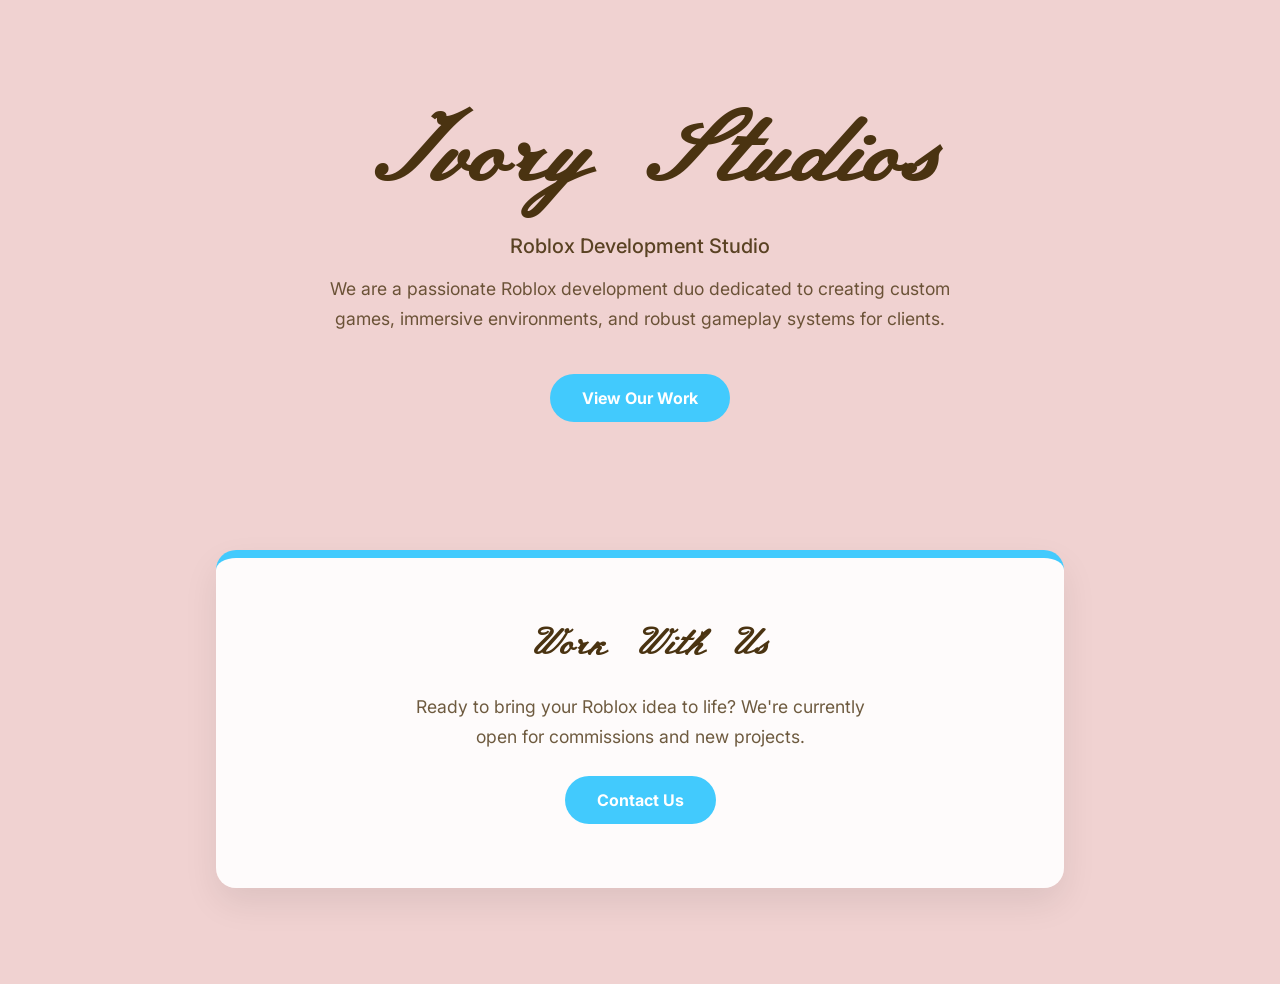
<file: ivorystudiosweb/index.html>
<!DOCTYPE html>
<html lang="en">
<head>
  <meta charset="UTF-8" />
  <meta name="viewport" content="width=device-width, initial-scale=1.0" />
  <title>Home – Ivory Studios</title>
  <link href="https://fonts.googleapis.com/css2?family=Meie+Script&family=Inter:wght@400;500;600;700&display=swap" rel="stylesheet" />
  <link rel="stylesheet" href="home.css" />
</head>
<body>

  <div class="page">

    <!-- Hero -->
    <section class="hero">
      <h1>Ivory Studios</h1>
      <p class="subtitle">Roblox Development Studio</p>
      <p class="desc">We are a passionate Roblox development duo dedicated to creating custom games, immersive environments, and robust gameplay systems for clients.</p>
      <a href="projects.html" class="btn">View Our Work</a>
    </section>


    <!-- CTA -->
    <section class="section cta-section">
      <div class="card border-blue cta-card">
        <h2>Work With Us</h2>
        <p>Ready to bring your Roblox idea to life? We're currently open for commissions and new projects.</p>
        <a href="contact.html" class="btn">Contact Us</a>
      </div>
    </section>

  </div>

</body>
</html>
</file>
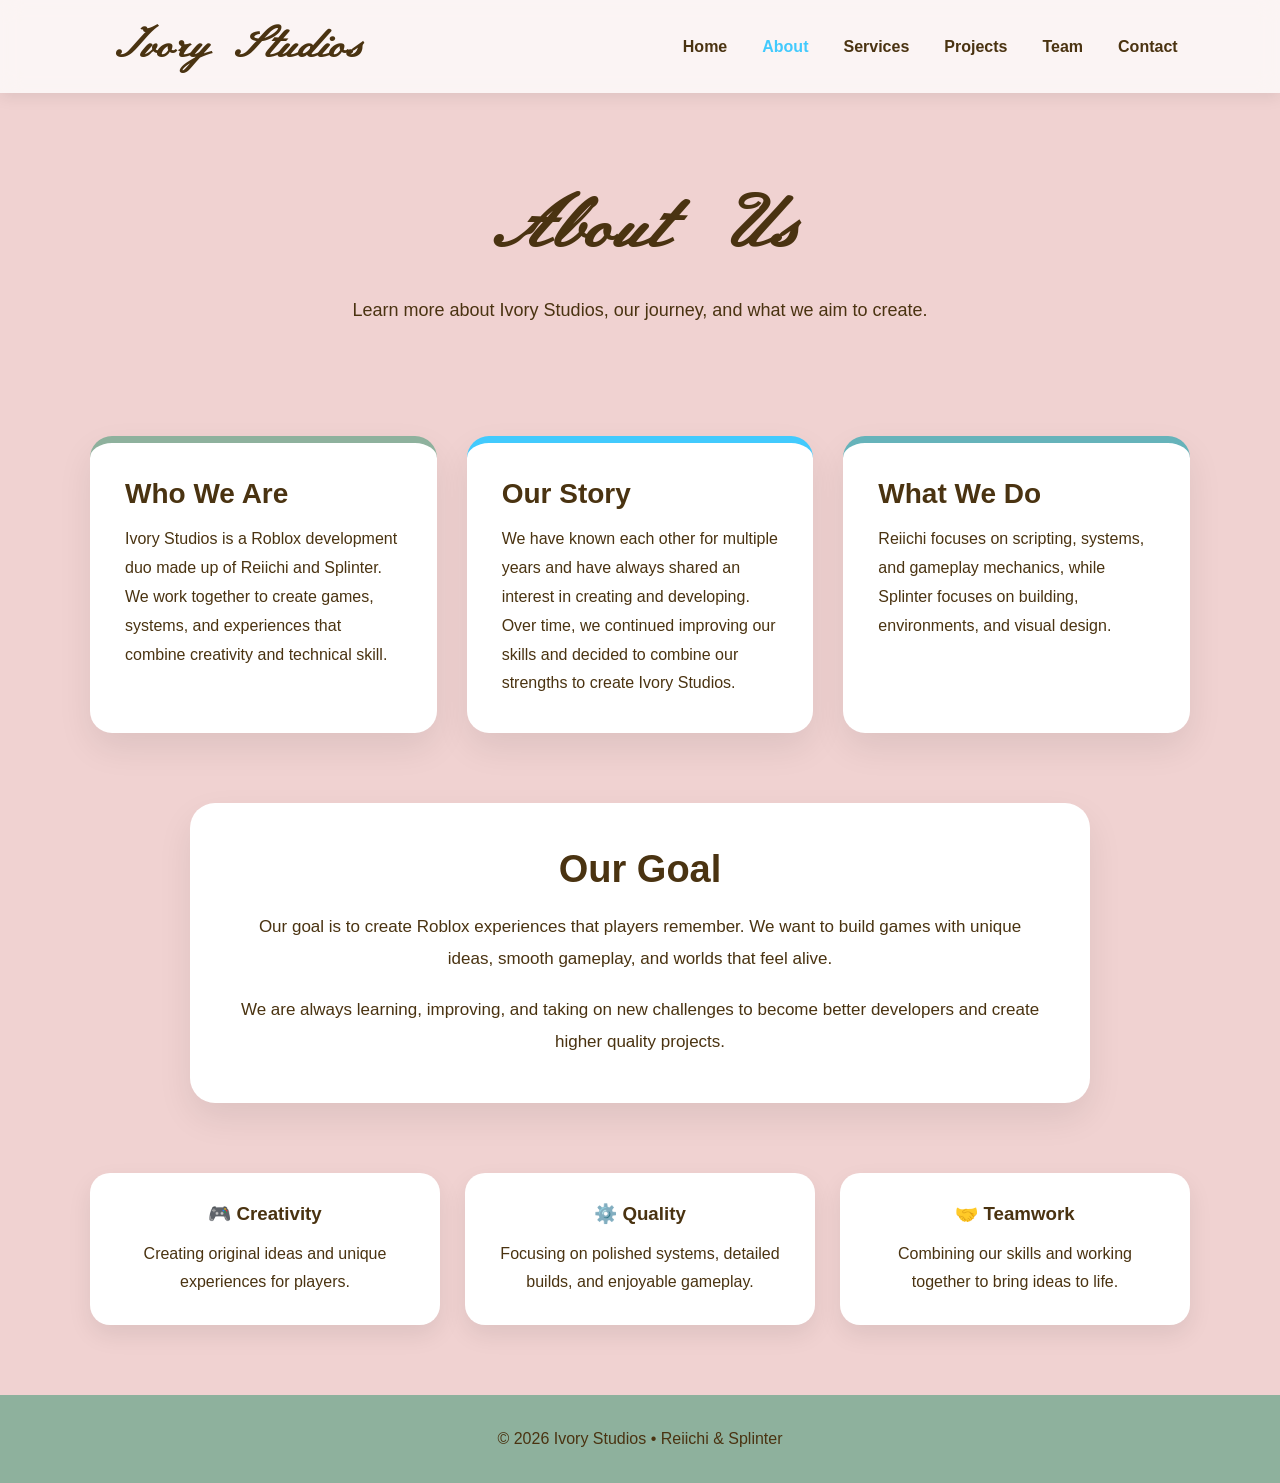
<file: ivorystudiosweb/about.html>
<!DOCTYPE html>
<html lang="en">
<head>
    <meta charset="UTF-8">
    <meta name="viewport" content="width=device-width, initial-scale=1.0">
    <title>About | Ivory Studios</title>

    <link rel="stylesheet" href="about.css">
</head>

<body>

<nav>

    <a href="index.html" class="logo">Ivory Studios</a>

    <ul>
        <li><a href="home.html">Home</a></li>
        <li><a href="about.html" class="active">About</a></li>
        <li><a href="services.html">Services</a></li>
        <li><a href="projects.html">Projects</a></li>
        <li><a href="team.html">Team</a></li>
        <li><a href="contact.html">Contact</a></li>
    </ul>

</nav>


<section class="hero">

    <h1>About Us</h1>

    <p>
        Learn more about Ivory Studios, our journey,
        and what we aim to create.
    </p>

</section>



<section class="about-container">


    <div class="about-card">

        <h2>Who We Are</h2>

        <p>
            Ivory Studios is a Roblox development duo made up of
            Reiichi and Splinter. We work together to create games,
            systems, and experiences that combine creativity and
            technical skill.
        </p>

    </div>


    <div class="about-card">

        <h2>Our Story</h2>

        <p>
            We have known each other for multiple years and have
            always shared an interest in creating and developing.
            Over time, we continued improving our skills and decided
            to combine our strengths to create Ivory Studios.
        </p>

    </div>


    <div class="about-card">

        <h2>What We Do</h2>

        <p>
            Reiichi focuses on scripting, systems, and gameplay
            mechanics, while Splinter focuses on building,
            environments, and visual design.
        </p>

    </div>


</section>



<section class="story">

    <h2>Our Goal</h2>

    <p>
        Our goal is to create Roblox experiences that players
        remember. We want to build games with unique ideas,
        smooth gameplay, and worlds that feel alive.
    </p>

    <br>

    <p>
        We are always learning, improving, and taking on new
        challenges to become better developers and create
        higher quality projects.
    </p>

</section>



<section class="values">


    <div class="value-card">

        <h3>🎮 Creativity</h3>

        <p>
            Creating original ideas and unique experiences
            for players.
        </p>

    </div>



    <div class="value-card">

        <h3>⚙️ Quality</h3>

        <p>
            Focusing on polished systems, detailed builds,
            and enjoyable gameplay.
        </p>

    </div>



    <div class="value-card">

        <h3>🤝 Teamwork</h3>

        <p>
            Combining our skills and working together
            to bring ideas to life.
        </p>

    </div>


</section>



<footer>

    <p>
        © 2026 Ivory Studios • Reiichi & Splinter
    </p>

</footer>


<script src="script.js"></script>

</body>
</html>
</file>
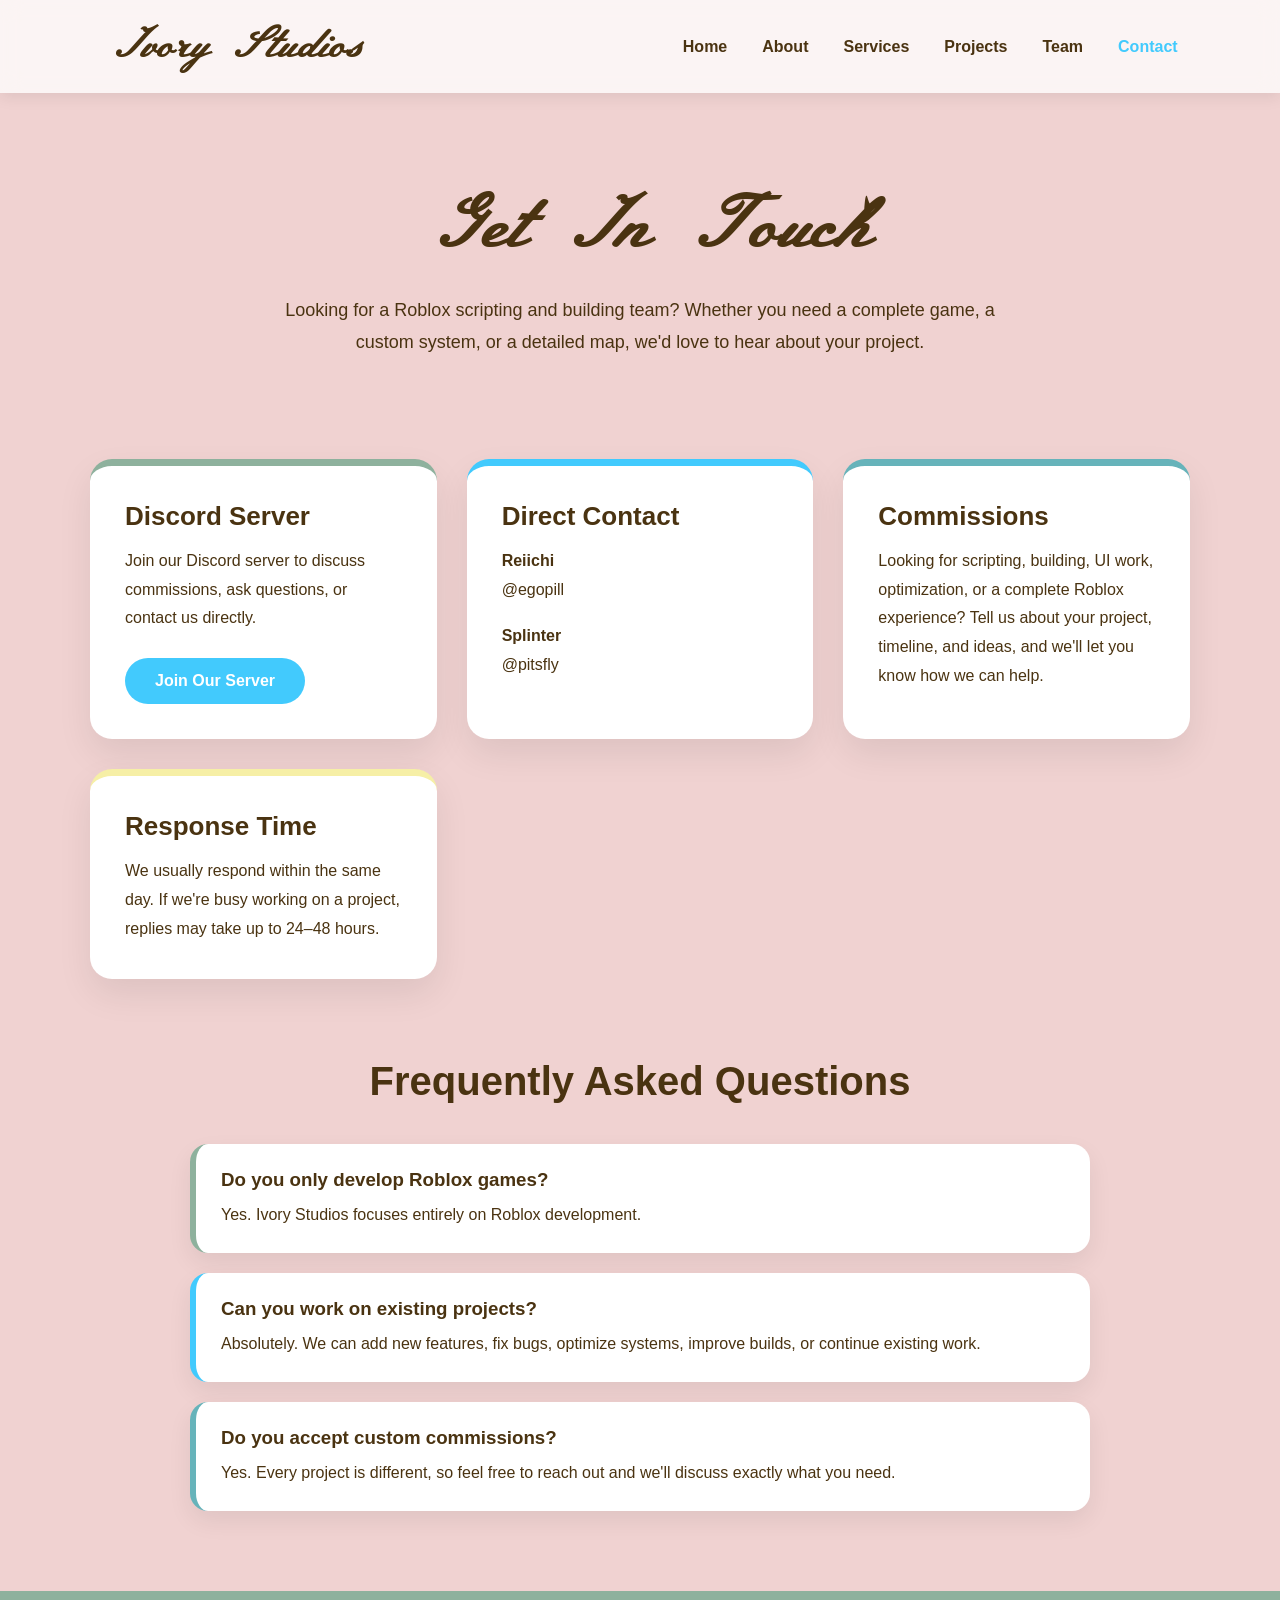
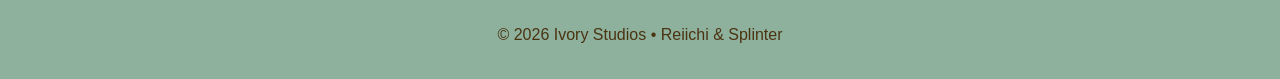
<file: ivorystudiosweb/contact.html>
<!DOCTYPE html>
<html lang="en">
<head>
    <meta charset="UTF-8">
    <meta name="viewport" content="width=device-width, initial-scale=1.0">
    <title>Contact | Ivory Studios</title>

    <link rel="stylesheet" href="contact.css">
</head>
<body>

<nav>

    <p class="logo">Ivory Studios</p>

    <ul>
        <li><a href="home.html">Home</a></li>
        <li><a href="about.html">About</a></li>
        <li><a href="services.html">Services</a></li>
        <li><a href="projects.html">Projects</a></li>
        <li><a href="team.html">Team</a></li>
        <li><a href="contact.html" class="active">Contact</a></li>
    </ul>

</nav>

<section class="hero">

    <h1>Get In Touch</h1>

    <p>
        Looking for a Roblox scripting and building team?
        Whether you need a complete game, a custom system, or a detailed map,
        we'd love to hear about your project.
    </p>

</section>

<section class="contact-container">

    <div class="contact-card">

        <h2>Discord Server</h2>

        <p>
            Join our Discord server to discuss commissions,
            ask questions, or contact us directly.
        </p>

        <a href="https://discord.gg/psDdppRBZM" target="_blank" class="contact-button">
            Join Our Server
        </a>

    </div>

    <div class="contact-card">

        <h2>Direct Contact</h2>

        <p>
            <strong>Reiichi</strong><br>
            @egopill
        </p>

        <br>

        <p>
            <strong>Splinter</strong><br>
            @pitsfly
        </p>

    </div>

    <div class="contact-card">

        <h2>Commissions</h2>

        <p>
            Looking for scripting, building, UI work,
            optimization, or a complete Roblox experience?
            Tell us about your project, timeline, and ideas,
            and we'll let you know how we can help.
        </p>

    </div>

    <div class="contact-card">

        <h2>Response Time</h2>

        <p>
            We usually respond within the same day.
            If we're busy working on a project,
            replies may take up to 24–48 hours.
        </p>

    </div>

</section>

<section class="faq">

    <h2>Frequently Asked Questions</h2>

    <div class="faq-item">

        <h3>Do you only develop Roblox games?</h3>

        <p>
            Yes. Ivory Studios focuses entirely on Roblox development.
        </p>

    </div>

    <div class="faq-item">

        <h3>Can you work on existing projects?</h3>

        <p>
            Absolutely. We can add new features, fix bugs,
            optimize systems, improve builds, or continue existing work.
        </p>

    </div>

    <div class="faq-item">

        <h3>Do you accept custom commissions?</h3>

        <p>
            Yes. Every project is different, so feel free to reach out
            and we'll discuss exactly what you need.
        </p>

    </div>

</section>

<footer>

    <p>© 2026 Ivory Studios • Reiichi & Splinter</p>

</footer>

<script src="script.js"></script>

</body>
</html>
</file>
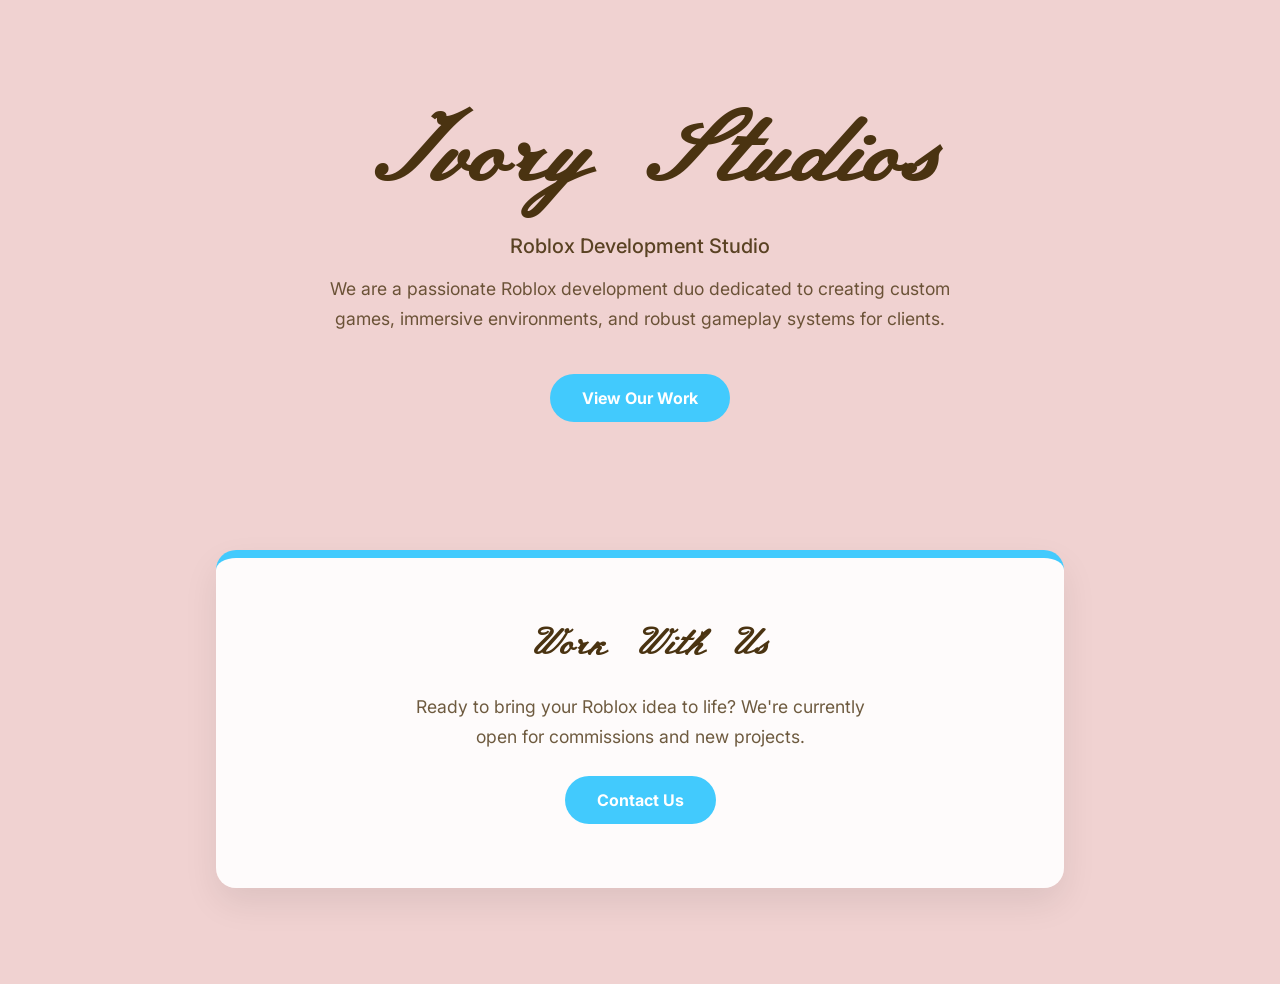
<file: ivorystudiosweb/home.html>
<!DOCTYPE html>
<html lang="en">
<head>
  <meta charset="UTF-8" />
  <meta name="viewport" content="width=device-width, initial-scale=1.0" />
  <title>Home – Ivory Studios</title>
  <link href="https://fonts.googleapis.com/css2?family=Meie+Script&family=Inter:wght@400;500;600;700&display=swap" rel="stylesheet" />
  <link rel="stylesheet" href="home.css" />
</head>
<body>

  <div class="page">

    <!-- Hero -->
    <section class="hero">
      <h1>Ivory Studios</h1>
      <p class="subtitle">Roblox Development Studio</p>
      <p class="desc">We are a passionate Roblox development duo dedicated to creating custom games, immersive environments, and robust gameplay systems for clients.</p>
      <a href="projects.html" class="btn">View Our Work</a>
    </section>


    <!-- CTA -->
    <section class="section cta-section">
      <div class="card border-blue cta-card">
        <h2>Work With Us</h2>
        <p>Ready to bring your Roblox idea to life? We're currently open for commissions and new projects.</p>
        <a href="contact.html" class="btn">Contact Us</a>
      </div>
    </section>

  </div>

</body>
</html>
</file>
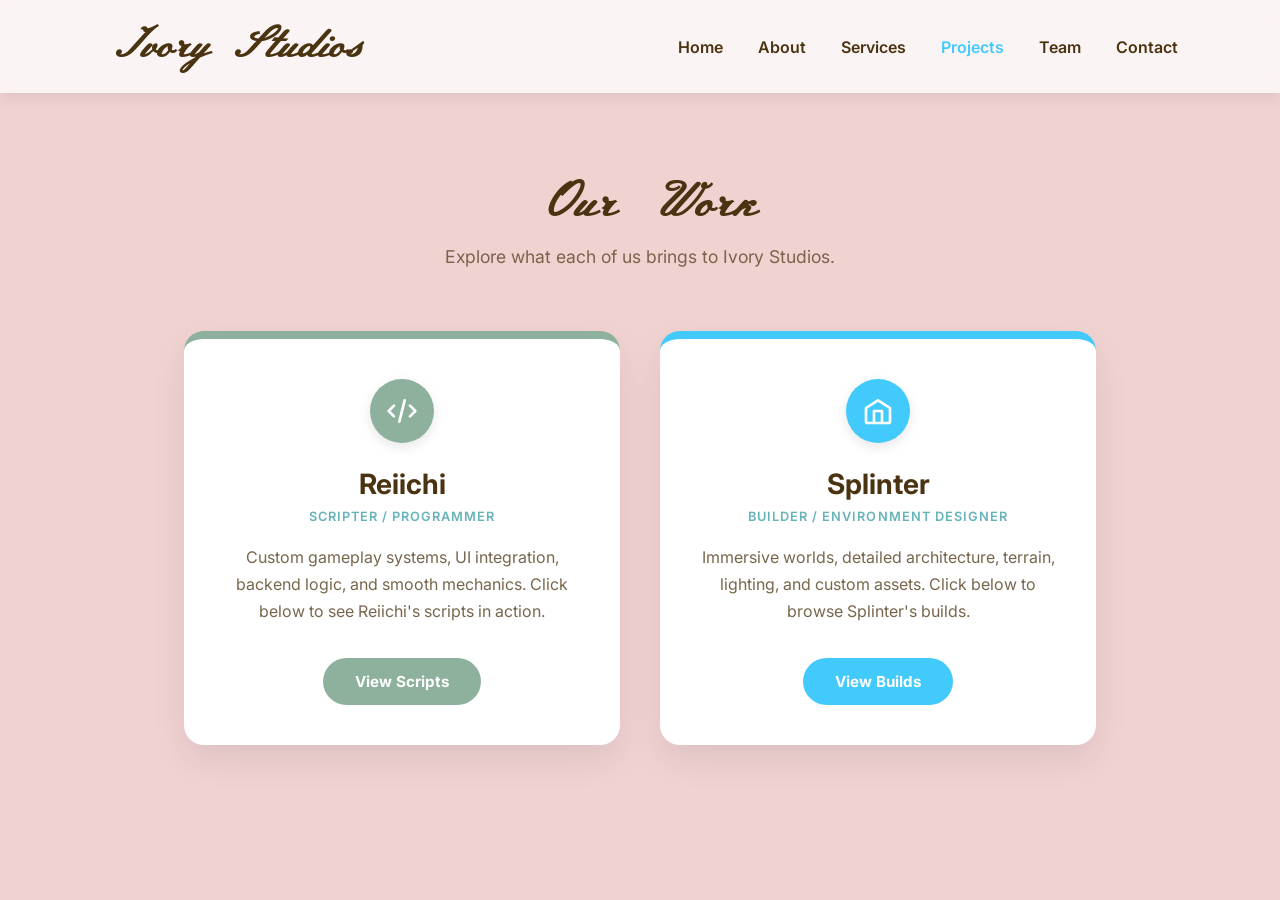
<file: ivorystudiosweb/projects.html>
<!DOCTYPE html>
<html lang="en">
<head>
  <meta charset="UTF-8" />
  <meta name="viewport" content="width=device-width, initial-scale=1.0" />
  <title>Projects – Ivory Studios</title>
  <link href="https://fonts.googleapis.com/css2?family=Meie+Script&family=Inter:wght@400;500;600;700&display=swap" rel="stylesheet" />
  <link rel="stylesheet" href="projects.css" />
</head>
<body>

    <nav class="navbar">

    <p  class="logo">Ivory Studios</p>

    <ul>
        <li><a href="home.html">Home</a></li>
        <li><a href="about.html">About</a></li>
        <li><a href="services.html" >Services</a></li>
        <li><a href="projects.html" class="active">Projects</a></li>
        <li><a href="team.html">Team</a></li>
        <li><a href="contact.html">Contact</a></li>
    </ul>

</nav>

  <div class="page">
    <section class="section">

      <h2 class="title">Our Work</h2>
      <p class="subtitle">Explore what each of us brings to Ivory Studios.</p>

      <div class="grid-2">

        <!-- Reiichi -->
        <div class="card border-green">
          <div class="icon-circle icon-green">
            <svg xmlns="http://www.w3.org/2000/svg" fill="none" viewBox="0 0 24 24" stroke="currentColor" stroke-width="2">
              <path stroke-linecap="round" stroke-linejoin="round" d="M10 20l4-16m4 4l4 4-4 4M6 16l-4-4 4-4" />
            </svg>
          </div>
          <h3>Reiichi</h3>
          <p class="role">Scripter / Programmer</p>
          <p class="desc">Custom gameplay systems, UI integration, backend logic, and smooth mechanics. Click below to see Reiichi's scripts in action.</p>
          <a href="https://github.com/meowlolol" class="btn btn-green">View Scripts</a>
        </div>

        <!-- Splinter -->
        <div class="card border-blue">
          <div class="icon-circle icon-blue">
            <svg xmlns="http://www.w3.org/2000/svg" fill="none" viewBox="0 0 24 24" stroke="currentColor" stroke-width="2">
              <path stroke-linecap="round" stroke-linejoin="round" d="M3 9.75L12 4l9 5.75V20a1 1 0 01-1 1H4a1 1 0 01-1-1V9.75z" />
              <path stroke-linecap="round" stroke-linejoin="round" d="M9 21V12h6v9" />
            </svg>
          </div>
          <h3>Splinter</h3>
          <p class="role">Builder / Environment Designer</p>
          <p class="desc">Immersive worlds, detailed architecture, terrain, lighting, and custom assets. Click below to browse Splinter's builds.</p>
          <a href="builds.html" class="btn btn-blue">View Builds</a>
        </div>

      </div>
    </section>
  </div>

</body>
</html>
</file>
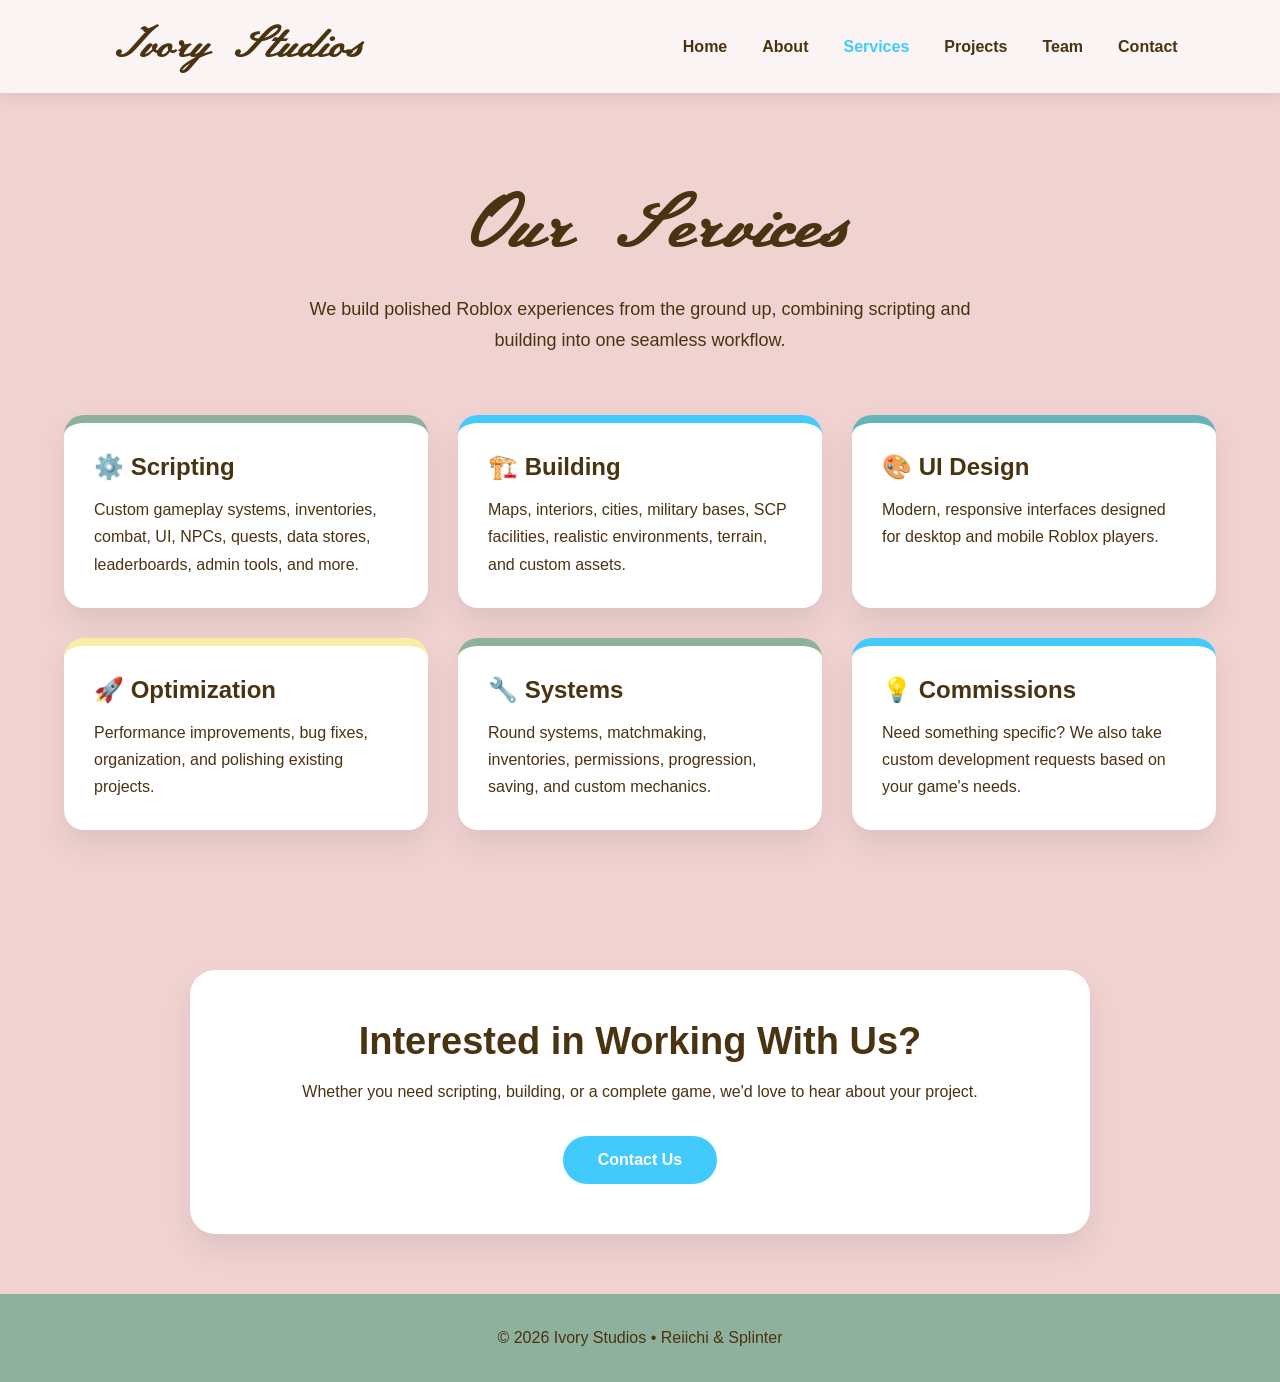
<file: ivorystudiosweb/services.html>
<!DOCTYPE html>
<html lang="en">
<head>
    <meta charset="UTF-8">
    <meta name="viewport" content="width=device-width, initial-scale=1.0">
    <title>Services | Ivory Studios</title>

    <link rel="preconnect" href="https://fonts.googleapis.com">
    <link rel="preconnect" href="https://fonts.gstatic.com" crossorigin>
    <link href="https://fonts.googleapis.com/css2?family=Inter:wght@400;500;600;700&family=Meie+Script&display=swap" rel="stylesheet">

    <link rel="stylesheet" href="services.css">
</head>
<body>

<nav class="navbar">

    <p  class="logo">Ivory Studios</p>

    <ul>
        <li><a href="home.html">Home</a></li>
        <li><a href="about.html">About</a></li>
        <li><a href="services.html" class="active">Services</a></li>
        <li><a href="projects.html">Projects</a></li>
        <li><a href="team.html">Team</a></li>
        <li><a href="contact.html">Contact</a></li>
    </ul>

</nav>

<header class="page-header">

    <h1>Our Services</h1>

    <p>
        We build polished Roblox experiences from the ground up,
        combining scripting and building into one seamless workflow.
    </p>

</header>

<main>

<section class="services-grid">

    <div class="service-card">

        <h2>⚙️ Scripting</h2>

        <p>
            Custom gameplay systems, inventories, combat,
            UI, NPCs, quests, data stores, leaderboards,
            admin tools, and more.
        </p>

    </div>

    <div class="service-card">

        <h2>🏗️ Building</h2>

        <p>
            Maps, interiors, cities, military bases,
            SCP facilities, realistic environments,
            terrain, and custom assets.
        </p>

    </div>

    <div class="service-card">

        <h2>🎨 UI Design</h2>

        <p>
            Modern, responsive interfaces designed
            for desktop and mobile Roblox players.
        </p>

    </div>

    <div class="service-card">

        <h2>🚀 Optimization</h2>

        <p>
            Performance improvements, bug fixes,
            organization, and polishing existing projects.
        </p>

    </div>

    <div class="service-card">

        <h2>🔧 Systems</h2>

        <p>
            Round systems, matchmaking,
            inventories, permissions,
            progression, saving, and custom mechanics.
        </p>

    </div>

    <div class="service-card">

        <h2>💡 Commissions</h2>

        <p>
            Need something specific?
            We also take custom development requests
            based on your game's needs.
        </p>

    </div>

</section>

<section class="cta">

    <h2>Interested in Working With Us?</h2>

    <p>
        Whether you need scripting, building, or a complete game,
        we'd love to hear about your project.
    </p>

    <a href="contact.html" class="button">
        Contact Us
    </a>

</section>

</main>

<footer>

    <p>© 2026 Ivory Studios • Reiichi & Splinter</p>

</footer>

 <script src="script.js" defer></script>
</body>
</html>
</file>
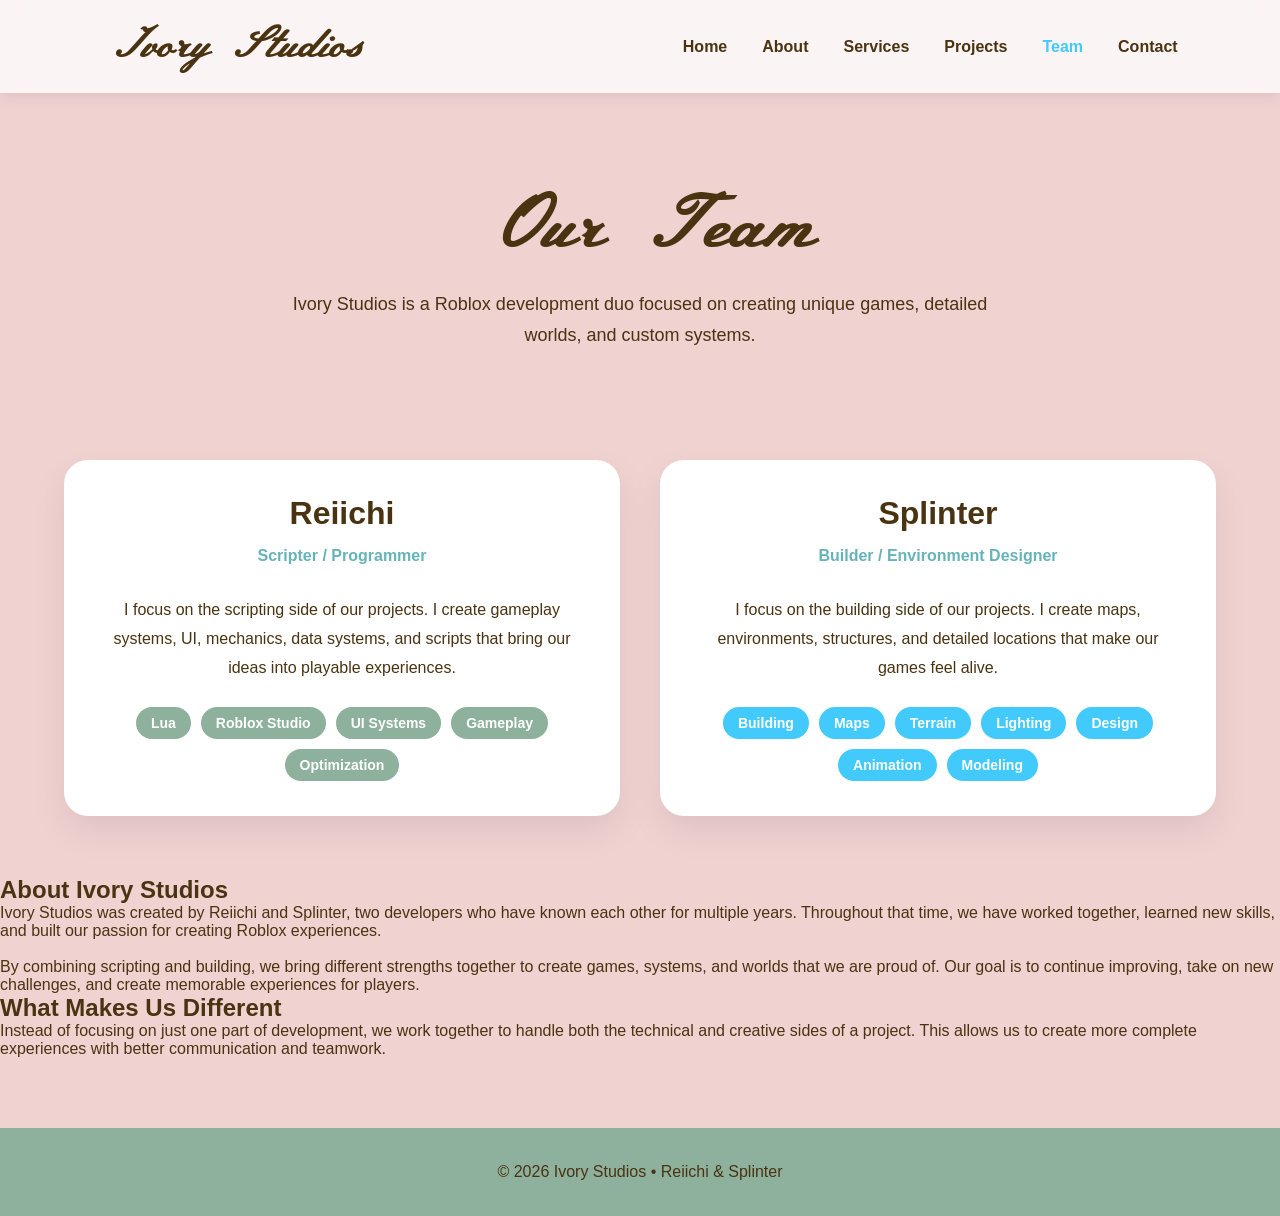
<file: ivorystudiosweb/team.html>
<!DOCTYPE html>
<html lang="en">

<head>

    <meta charset="UTF-8">
    <meta name="viewport" content="width=device-width, initial-scale=1.0">

    <title>Team | Ivory Studios</title>

    <link rel="stylesheet" href="team.css">

</head>


<body>


<nav>

    <p class="logo">
        Ivory Studios
    </p>


    <ul>

        <li>
            <a href="home.html">Home</a>
        </li>
<li><a href="about.html">About</a></li>
        <li>
            <a href="services.html">Services</a>
        </li>

        <li>
            <a href="projects.html">Projects</a>
        </li>

        <li>
            <a href="team.html" class="active">Team</a>
        </li>

        <li>
            <a href="contact.html">Contact</a>
        </li>

    </ul>

</nav>



<section class="hero">

    <h1>
        Our Team
    </h1>


    <p>
        Ivory Studios is a Roblox development duo focused on creating
        unique games, detailed worlds, and custom systems.
    </p>

</section>




<section class="team">


    <div class="member">


        


        <h2>
            Reiichi
        </h2>


        <p class="role">
            Scripter / Programmer
        </p>


        <p>
            I focus on the scripting side of our projects.
            I create gameplay systems, UI, mechanics, data systems,
            and scripts that bring our ideas into playable experiences.
        </p>



        <div class="skills">

            <span>Lua</span>
            <span>Roblox Studio</span>
            <span>UI Systems</span>
            <span>Gameplay</span>
            <span>Optimization</span>

        </div>


    </div>





    <div class="member">


        


        <h2>
            Splinter
        </h2>


        <p class="role">
            Builder / Environment Designer
        </p>


        <p>
            I focus on the building side of our projects.
            I create maps, environments, structures, and detailed
            locations that make our games feel alive.
        </p>



        <div class="skills">

            <span>Building</span>
            <span>Maps</span>
            <span>Terrain</span>
            <span>Lighting</span>
            <span>Design</span>
            <span>Animation</span>
            <span>Modeling</span>

        </div>


    </div>


</section>





<section class="team-info">


    <h2>
        About Ivory Studios
    </h2>


    <p>
        Ivory Studios was created by Reiichi and Splinter, two developers
        who have known each other for multiple years. Throughout that time,
        we have worked together, learned new skills, and built our passion
        for creating Roblox experiences.
    </p>


    <br>


    <p>
        By combining scripting and building, we bring different strengths
        together to create games, systems, and worlds that we are proud of.
        Our goal is to continue improving, take on new challenges, and create
        memorable experiences for players.
    </p>


</section>





<section class="team-info">


    <h2>
        What Makes Us Different
    </h2>


    <p>
        Instead of focusing on just one part of development, we work together
        to handle both the technical and creative sides of a project.
        This allows us to create more complete experiences with better
        communication and teamwork.
    </p>


</section>





<footer>

    <p>
        © 2026 Ivory Studios • Reiichi & Splinter
    </p>

</footer>




<script src="script.js"></script>


</body>

</html>
</file>
<file: ivorystudiosweb/home.css>
* {
  margin: 0;
  padding: 0;
  box-sizing: border-box;
}

:root {
  --green:  #8eb19d;
  --blue:   #42cafd;
  --teal:   #66b3ba;
  --yellow: #f6efa6;
  --bg:     #f0d2d1;
  --text:   #4a3311;
}

body {
  background-color: var(--bg);
  font-family: 'Inter', Arial, sans-serif;
  color: var(--text);
}

.page {
  width: 100%;
  display: flex;
  flex-direction: column;
  align-items: center;
}

/* Hero */
.hero {
  max-width: 960px;
  width: 100%;
  padding: 96px 24px;
  text-align: center;
  display: flex;
  flex-direction: column;
  align-items: center;
}

.hero h1 {
  font-family: 'Meie Script', cursive;
  font-size: clamp(3rem, 8vw, 6rem);
  margin-bottom: 16px;
}

.hero .subtitle {
  font-size: 1.25rem;
  font-weight: 500;
  opacity: 0.9;
  margin-bottom: 16px;
}

.hero .desc {
  font-size: 1.1rem;
  opacity: 0.8;
  max-width: 640px;
  margin-bottom: 40px;
  line-height: 1.7;
}

/* Button */
.btn {
  display: inline-flex;
  align-items: center;
  justify-content: center;
  background-color: var(--blue);
  color: white;
  font-weight: 700;
  padding: 14px 32px;
  border-radius: 999px;
  text-decoration: none;
  transition: background-color 0.3s ease, transform 0.3s ease;
}

.btn:hover {
  background-color: var(--teal);
  transform: translateY(-3px);
}

/* Sections */
.section {
  max-width: 1152px;
  width: 100%;
  padding: 64px 24px;
}

.section h2 {
  font-family: 'Meie Script', cursive;
  font-size: 2.25rem;
  text-align: center;
  margin-bottom: 48px;
}

/* Cards */
.card {
  background: white;
  border-radius: 20px;
  box-shadow: 0 15px 35px rgba(0,0,0,0.08);
  transition: transform 0.3s ease, box-shadow 0.3s ease;
  overflow: hidden;
}

.card:hover {
  transform: translateY(-8px);
  box-shadow: 0 25px 45px rgba(0,0,0,0.12);
}

.border-green  { border-top: 8px solid var(--green); }
.border-blue   { border-top: 8px solid var(--blue); }
.border-teal   { border-top: 8px solid var(--teal); }
.border-yellow { border-top: 8px solid var(--yellow); }

/* Grids */
.grid-2 {
  display: grid;
  grid-template-columns: repeat(2, 1fr);
  gap: 32px;
}

.grid-3 {
  display: grid;
  grid-template-columns: repeat(3, 1fr);
  gap: 32px;
}

.grid-4 {
  display: grid;
  grid-template-columns: repeat(4, 1fr);
  gap: 24px;
}

/* About cards inner */
.grid-2 .card {
  padding: 32px;
  display: flex;
  flex-direction: column;
  align-items: center;
  text-align: center;
}

.grid-2 .card h3 {
  font-size: 1.5rem;
  font-weight: 700;
  margin-bottom: 8px;
}

.grid-2 .card p {
  opacity: 0.8;
  line-height: 1.6;
}

.role {
  color: var(--teal);
  font-weight: 500;
  margin-bottom: 16px !important;
  opacity: 1 !important;
}

/* Avatar circles */
.avatar {
  width: 96px;
  height: 96px;
  border-radius: 50%;
  border: 4px solid white;
  box-shadow: 0 4px 12px rgba(0,0,0,0.1);
  margin-bottom: 24px;
  opacity: 0.8;
}

.avatar-green { background-color: var(--green); }
.avatar-blue  { background-color: var(--blue); }

/* What We Do cards */
.grid-4 .card {
  padding: 24px;
}

.grid-4 .card h3 {
  font-size: 1.1rem;
  font-weight: 700;
  margin-bottom: 8px;
}

.grid-4 .card p {
  font-size: 0.875rem;
  opacity: 0.8;
}

/* Project preview cards */
.img-placeholder {
  width: 100%;
  height: 192px;
  display: flex;
  align-items: center;
  justify-content: center;
  color: rgba(255,255,255,0.6);
  font-weight: 700;
  font-size: 0.75rem;
  letter-spacing: 0.1em;
  text-transform: uppercase;
  opacity: 0.7;
}

.placeholder-green { background-color: var(--green); }
.placeholder-blue  { background-color: var(--blue); }
.placeholder-teal  { background-color: var(--teal); }

.card-body {
  padding: 24px;
}

.card-body h3 {
  font-size: 1.1rem;
  font-weight: 700;
  margin-bottom: 8px;
}

.card-body p {
  font-size: 0.875rem;
  opacity: 0.8;
}

.view-all {
  text-align: center;
  margin-top: 48px;
}

.view-all a {
  color: var(--blue);
  font-weight: 600;
  text-decoration: none;
  transition: color 0.2s ease;
}

.view-all a:hover {
  color: var(--teal);
}

/* CTA */
.cta-section {
  max-width: 896px;
  padding-top: 32px;
  padding-bottom: 96px;
}

.cta-card {
  padding: 64px 48px;
  text-align: center;
  background: rgba(255,255,255,0.9);
  backdrop-filter: blur(8px);
  display: flex;
  flex-direction: column;
  align-items: center;
  gap: 24px;
}

.cta-card h2 {
  font-family: 'Meie Script', cursive;
  font-size: 2.25rem;
  margin-bottom: 0;
}

.cta-card p {
  opacity: 0.8;
  font-size: 1.1rem;
  max-width: 480px;
  line-height: 1.7;
}

/* Responsive */
@media (max-width: 900px) {
  .grid-4 { grid-template-columns: repeat(2, 1fr); }
  .grid-3 { grid-template-columns: repeat(2, 1fr); }
}

@media (max-width: 600px) {
  .grid-2, .grid-3, .grid-4 { grid-template-columns: 1fr; }
}
</file>
<file: ivorystudiosweb/about.css>
@import url('https://fonts.googleapis.com/css2?family=Meie+Script&display=swap');

:root {
    --green: #8eb19d;
    --blue: #42cafd;
    --teal: #66b3ba;
    --yellow: #f6efa6;
    --background: #f0d2d1;
    --text: #4a3311;
}

*{
    margin:0;
    padding:0;
    box-sizing:border-box;
}

body{
    background:var(--background);
    color:var(--text);
    font-family:Arial, Helvetica, sans-serif;
    min-height:100vh;
}

nav{
    width:100%;
    display:flex;
    justify-content:space-between;
    align-items:center;
    padding:20px 8%;
    background:rgba(255,255,255,.75);
    backdrop-filter:blur(10px);
    position:sticky;
    top:0;
    z-index:100;
    box-shadow:0 4px 15px rgba(0,0,0,.08);
}

.logo{
    font-family:"Meie Script",cursive;
    font-size:42px;
    text-decoration:none;
    color:var(--text);
}

nav ul{
    display:flex;
    list-style:none;
    gap:35px;
}

nav a{
    text-decoration:none;
    color:var(--text);
    font-weight:600;
    transition:.3s;
}

nav a:hover,
nav .active{
    color:var(--blue);
}

.hero{
    text-align:center;
    padding:90px 20px 60px;
}

.hero h1{
    font-family:"Meie Script",cursive;
    font-size:72px;
    margin-bottom:20px;
}

.hero p{
    max-width:750px;
    margin:auto;
    line-height:1.8;
    font-size:18px;
}

.about-container{
    width:min(1100px,90%);
    margin:50px auto;
    display:grid;
    grid-template-columns:repeat(auto-fit,minmax(300px,1fr));
    gap:30px;
}

.about-card{
    background:white;
    padding:35px;
    border-radius:22px;
    box-shadow:0 15px 35px rgba(0,0,0,.08);
    border-top:7px solid var(--green);
    transition:.3s;
}

.about-card:nth-child(2){
    border-top-color:var(--blue);
}

.about-card:nth-child(3){
    border-top-color:var(--teal);
}

.about-card:hover{
    transform:translateY(-8px);
    box-shadow:0 20px 45px rgba(0,0,0,.12);
}

.about-card h2{
    margin-bottom:15px;
    font-size:28px;
}

.about-card p{
    line-height:1.8;
}

.story{
    width:min(900px,90%);
    margin:70px auto;
    background:white;
    padding:45px;
    border-radius:25px;
    box-shadow:0 15px 35px rgba(0,0,0,.08);
    text-align:center;
}

.story h2{
    font-size:38px;
    margin-bottom:20px;
}

.story p{
    line-height:1.9;
    font-size:17px;
}

.values{
    width:min(1100px,90%);
    margin:60px auto;
    display:grid;
    grid-template-columns:repeat(auto-fit,minmax(250px,1fr));
    gap:25px;
}

.value-card{
    background:white;
    padding:30px;
    border-radius:20px;
    text-align:center;
    box-shadow:0 10px 25px rgba(0,0,0,.08);
}

.value-card h3{
    margin-bottom:15px;
}

.value-card p{
    line-height:1.7;
}

footer{
    text-align:center;
    padding:35px;
    margin-top:70px;
    color:var(--text);
    background-color: var(--green);
}

@media(max-width:768px){

    nav{
        flex-direction:column;
        gap:20px;
    }

    nav ul{
        flex-wrap:wrap;
        justify-content:center;
        gap:18px;
    }

    .hero h1{
        font-size:52px;
    }

    .story{
        padding:30px;
    }

}
</file>
<file: ivorystudiosweb/contact.css>
@import url('https://fonts.googleapis.com/css2?family=Meie+Script&display=swap');

:root {
    --green: #8eb19d;
    --blue: #42cafd;
    --teal: #66b3ba;
    --yellow: #f6efa6;
    --background: #f0d2d1;
    --text: #4a3311;
}

*{
    margin:0;
    padding:0;
    box-sizing:border-box;
}

body{
    background:var(--background);
    color:var(--text);
    font-family:Arial, Helvetica, sans-serif;
    min-height:100vh;
}

nav{
    width:100%;
    display:flex;
    justify-content:space-between;
    align-items:center;
    padding:20px 8%;
    background:rgba(255,255,255,.75);
    backdrop-filter:blur(10px);
    position:sticky;
    top:0;
    z-index:100;
    box-shadow:0 4px 15px rgba(0,0,0,.08);
}

.logo{
    font-family:"Meie Script",cursive;
    font-size:42px;
    text-decoration:none;
    color:var(--text);
     font-weight:600;
}

nav ul{
    display:flex;
    list-style:none;
    gap:35px;
}

nav a{
    text-decoration:none;
    color:var(--text);
    font-weight:600;
    transition:.3s;
}

nav a:hover,
nav .active{
    color:var(--blue);
}

.hero{
    text-align:center;
    padding:90px 20px 50px;
}

.hero h1{
    font-family:"Meie Script",cursive;
    font-size:72px;
    margin-bottom:20px;
}

.hero p{
    max-width:750px;
    margin:auto;
    line-height:1.8;
    font-size:18px;
}

.contact-container{
    width:min(1100px,90%);
    margin:50px auto;
    display:grid;
    grid-template-columns:repeat(auto-fit,minmax(300px,1fr));
    gap:30px;
}

.contact-card{
    background:white;
    padding:35px;
    border-radius:22px;
    box-shadow:0 15px 35px rgba(0,0,0,.08);
    transition:.3s;
    border-top:7px solid var(--green);
}

.contact-card:nth-child(2){
    border-top-color:var(--blue);
}

.contact-card:nth-child(3){
    border-top-color:var(--teal);
}

.contact-card:nth-child(4){
    border-top-color:var(--yellow);
}

.contact-card:hover{
    transform:translateY(-8px);
    box-shadow:0 20px 45px rgba(0,0,0,.12);
}

.contact-card h2{
    margin-bottom:15px;
    font-size:26px;
}

.contact-card p{
    line-height:1.8;
}

.contact-button{
    display:inline-block;
    margin-top:25px;
    padding:14px 30px;
    background:var(--blue);
    color:white;
    text-decoration:none;
    border-radius:999px;
    font-weight:bold;
    transition:.3s;
}

.contact-button:hover{
    background:var(--teal);
    transform:translateY(-3px);
}

.faq{
    width:min(900px,90%);
    margin:80px auto;
}

.faq h2{
    text-align:center;
    font-size:40px;
    margin-bottom:40px;
}

.faq-item{
    background:white;
    padding:25px;
    border-radius:18px;
    margin-bottom:20px;
    box-shadow:0 10px 25px rgba(0,0,0,.07);
    border-left:6px solid var(--green);
}

.faq-item:nth-child(3){
    border-left-color:var(--blue);
}

.faq-item:nth-child(4){
    border-left-color:var(--teal);
}

.faq-item h3{
    margin-bottom:10px;
}

.faq-item p{
    line-height:1.7;
}

footer{
    text-align:center;
    padding:35px;
    margin-top:70px;
    color:var(--text);
    background-color: var(--green);
}

@media(max-width:768px){

    nav{
        flex-direction:column;
        gap:20px;
    }

    nav ul{
        flex-wrap:wrap;
        justify-content:center;
        gap:18px;
    }

    .hero h1{
        font-size:52px;
    }

    .contact-container{
        grid-template-columns:1fr;
    }

}
</file>
<file: ivorystudiosweb/projects.css>
* {
  margin: 0;
  padding: 0;
  box-sizing: border-box;
}

:root {
  --green:  #8eb19d;
  --blue:   #42cafd;
  --teal:   #66b3ba;
  --bg:     #f0d2d1;
  --text:   #4a3311;
}

body {
  background-color: var(--bg);
  font-family: 'Inter', Arial, sans-serif;
  color: var(--text);
}

.page {
  width: 100%;
  display: flex;
  justify-content: center;
}

.section {
  max-width: 960px;
  width: 100%;
  padding: 80px 24px;
  display: flex;
  flex-direction: column;
  align-items: center;
}

.title {
  font-family: 'Meie Script', cursive;
  font-size: 3rem;
  text-align: center;
  margin-bottom: 12px;
}

.subtitle {
  font-size: 1.1rem;
  opacity: 0.7;
  text-align: center;
  margin-bottom: 64px;
}


nav{
    width:100%;
    display:flex;
    justify-content:space-between;
    align-items:center;
    padding:20px 8%;
    background:rgba(255,255,255,.75);
    backdrop-filter:blur(10px);
    position:sticky;
    top:0;
    z-index:100;
    box-shadow:0 4px 15px rgba(0,0,0,.08);
}

.logo{
    font-family:"Meie Script",cursive;
    font-size:42px;
    text-decoration:none;
    color:var(--text);
     font-weight:600;
}

nav ul{
    display:flex;
    list-style:none;
    gap:35px;
}

nav a{
    text-decoration:none;
    color:var(--text);
    font-weight:600;
    transition:.3s;
}

nav a:hover,
nav .active{
    color:var(--blue);
}
/* Grid */



.grid-2 {
  display: grid;
  grid-template-columns: repeat(2, 1fr);
  gap: 40px;
  width: 100%;
}

/* Cards */
.card {
  background: white;
  border-radius: 20px;
  padding: 40px;
  box-shadow: 0 15px 35px rgba(0, 0, 0, 0.08);
  display: flex;
  flex-direction: column;
  align-items: center;
  text-align: center;
  transition: transform 0.3s ease, box-shadow 0.3s ease;
}

.card:hover {
  transform: translateY(-8px);
  box-shadow: 0 25px 45px rgba(0, 0, 0, 0.12);
}

.border-green { border-top: 8px solid var(--green); }
.border-blue  { border-top: 8px solid var(--blue); }

/* Icon circles */
.icon-circle {
  width: 64px;
  height: 64px;
  border-radius: 50%;
  display: flex;
  align-items: center;
  justify-content: center;
  margin-bottom: 24px;
  box-shadow: 0 4px 12px rgba(0,0,0,0.1);
}

.icon-circle svg {
  width: 32px;
  height: 32px;
  color: white;
  stroke: white;
}

.icon-green { background-color: var(--green); }
.icon-blue  { background-color: var(--blue); }

/* Text */
.card h3 {
  font-size: 1.75rem;
  font-weight: 700;
  margin-bottom: 8px;
}

.role {
  color: var(--teal);
  font-weight: 600;
  font-size: 0.8rem;
  text-transform: uppercase;
  letter-spacing: 0.08em;
  margin-bottom: 20px;
}

.desc {
  opacity: 0.75;
  line-height: 1.7;
  margin-bottom: 32px;
  flex: 1;
}

/* Buttons */
.btn {
  display: inline-flex;
  align-items: center;
  justify-content: center;
  padding: 14px 32px;
  border-radius: 999px;
  color: white;
  font-weight: 700;
  font-size: 0.95rem;
  text-decoration: none;
  transition: opacity 0.2s ease, transform 0.2s ease;
  margin-top: auto;
}

.btn:hover {
  opacity: 0.85;
  transform: translateY(-3px);
}

.btn-green { background-color: var(--green); }
.btn-blue  { background-color: var(--blue); }

/* Responsive */
@media (max-width: 640px) {
  .grid-2 { grid-template-columns: 1fr; }
}
</file>
<file: ivorystudiosweb/services.css>
@import url('https://fonts.googleapis.com/css2?family=Meie+Script&display=swap');

:root {
    --green: #8eb19d;
    --blue: #42cafd;
    --teal: #66b3ba;
    --yellow: #f6efa6;
    --background: #f0d2d1;
    --text: #4a3311;
}

*{
    margin:0;
    padding:0;
    box-sizing:border-box;
}

body{
    background:var(--background);
    color:var(--text);
    font-family:Arial, Helvetica, sans-serif;
    min-height:100vh;
}

nav{
    width:100%;
    display:flex;
    justify-content:space-between;
    align-items:center;
    padding:20px 8%;
    background:rgba(255,255,255,.75);
    backdrop-filter:blur(10px);
    position:sticky;
    top:0;
    z-index:100;
    box-shadow:0 4px 15px rgba(0,0,0,.08);
}

.logo{
    font-family:"Meie Script",cursive;
    font-size:42px;
    text-decoration:none;
    color:var(--text);
     font-weight:600;
}

nav ul{
    display:flex;
    list-style:none;
    gap:35px;
}

nav a{
    text-decoration:none;
    color:var(--text);
    font-weight:600;
    transition:.3s;
}

nav a:hover,
nav .active{
    color:var(--blue);
}

.page-header{
    text-align:center;
    padding:90px 20px 60px;
}

.page-header h1{
    font-family:"Meie Script",cursive;
    font-size:72px;
    margin-bottom:20px;
}

.page-header p{
    max-width:700px;
    margin:auto;
    font-size:18px;
    line-height:1.7;
}

.services-grid{
    width:min(1200px,90%);
    margin:auto;
    display:grid;
    grid-template-columns:repeat(auto-fit,minmax(280px,1fr));
    gap:30px;
    padding-bottom:80px;
}

.service-card{
    background:white;
    padding:30px;
    border-radius:20px;
    box-shadow:0 15px 30px rgba(0,0,0,.08);
    transition:.3s;
    border-top:8px solid var(--green);
}

.service-card:nth-child(2){
    border-top-color:var(--blue);
}

.service-card:nth-child(3){
    border-top-color:var(--teal);
}

.service-card:nth-child(4){
    border-top-color:var(--yellow);
}

.service-card:nth-child(5){
    border-top-color:var(--green);
}

.service-card:nth-child(6){
    border-top-color:var(--blue);
}

.service-card:hover{
    transform:translateY(-8px);
    box-shadow:0 20px 40px rgba(0,0,0,.12);
}

.service-card h2{
    margin-bottom:15px;
    font-size:24px;
}

.service-card p{
    line-height:1.7;
}

.cta{
    width:min(900px,90%);
    margin:60px auto;
    background:white;
    padding:50px;
    border-radius:25px;
    text-align:center;
    box-shadow:0 15px 30px rgba(0,0,0,.08);
}

.cta h2{
    font-size:38px;
    margin-bottom:15px;
}

.cta p{
    margin-bottom:30px;
    line-height:1.7;
}

.button{
    display:inline-block;
    padding:15px 35px;
    border-radius:999px;
    background:var(--blue);
    color:white;
    text-decoration:none;
    font-weight:700;
    transition:.3s;
}

.button:hover{
    background:var(--teal);
    transform:translateY(-3px);
}

footer{
    text-align:center;
    padding:35px;
    color:var(--text);
    background-color:var(--green)
}

@media(max-width:768px){

    nav{
        flex-direction:column;
        gap:20px;
    }

    nav ul{
        flex-wrap:wrap;
        justify-content:center;
        gap:18px;
    }

    .page-header h1{
        font-size:52px;
    }

    .cta{
        padding:35px 25px;
    }

}
</file>
<file: ivorystudiosweb/team.css>
@import url('https://fonts.googleapis.com/css2?family=Meie+Script&display=swap');


:root {

    --green: #8eb19d;
    --blue: #42cafd;
    --teal: #66b3ba;
    --yellow: #f6efa6;
    --background: #f0d2d1;
    --text: #4a3311;

}



* {

    margin: 0;
    padding: 0;
    box-sizing: border-box;

}



body {

    background: var(--background);
    color: var(--text);
    font-family: Arial, Helvetica, sans-serif;
    min-height: 100vh;

}





nav {

    width: 100%;

    display: flex;
    justify-content: space-between;
    align-items: center;

    padding: 20px 8%;

    background: rgba(255,255,255,.75);
    backdrop-filter: blur(10px);

    position: sticky;
    top: 0;

    z-index: 100;

    box-shadow: 0 4px 15px rgba(0,0,0,.08);

}



.logo {

    font-family: "Meie Script", cursive;
    font-size: 42px;

    text-decoration: none;
    color: var(--text);
     font-weight:600;

}



nav ul {

    display: flex;

    list-style: none;

    gap: 35px;

}



nav a {

    text-decoration: none;

    color: var(--text);

    font-weight: 600;

    transition: .3s;

}



nav a:hover,
nav .active {

    color: var(--blue);

}





.hero {

    text-align: center;

    padding: 90px 20px 50px;

}



.hero h1 {

    font-family: "Meie Script", cursive;

    font-size: 72px;

    margin-bottom: 15px;

}



.hero p {

    max-width: 700px;

    margin: auto;

    line-height: 1.7;

    font-size: 18px;

}





.team {

    width: min(1200px, 90%);

    margin: 60px auto;

    display: grid;

    grid-template-columns: repeat(auto-fit, minmax(350px, 1fr));

    gap: 40px;

}



.member {

    background: white;

    border-radius: 24px;

    padding: 35px;

    text-align: center;

    box-shadow: 0 15px 35px rgba(0,0,0,.08);

    transition: .35s;

}



.member:hover {

    transform: translateY(-10px);

    box-shadow: 0 20px 45px rgba(0,0,0,.12);

}



.member img {

    width: 180px;

    height: 180px;

    object-fit: cover;

    border-radius: 50%;

    border: 6px solid var(--green);

    margin-bottom: 20px;

}



.member:nth-child(2) img {

    border-color: var(--blue);

}



.member h2 {

    font-size: 32px;

    margin-bottom: 10px;

}



.role {

    color: var(--teal);

    font-weight: 700;

    margin-bottom: 20px;

}



.member p {

    line-height: 1.8;

    margin-bottom: 25px;

}





.skills {

    display: flex;

    flex-wrap: wrap;

    justify-content: center;

    gap: 10px;

}



.skills span {

    background: var(--green);

    color: white;

    padding: 8px 15px;

    border-radius: 999px;

    font-size: 14px;

    font-weight: 600;

}



.member:nth-child(2) .skills span {

    background: var(--blue);

}





footer {

    text-align: center;

    padding: 35px;

    margin-top: 70px;

    background-color: var(--green);}





@media(max-width:768px) {


    nav {

        flex-direction: column;

        gap: 20px;

    }



    nav ul {

        flex-wrap: wrap;

        justify-content: center;

        gap: 18px;

    }



    .hero h1 {

        font-size: 52px;

    }



    .team {

        grid-template-columns: 1fr;

    }



    .member img {

        width: 150px;

        height: 150px;

    }


}
</file>
